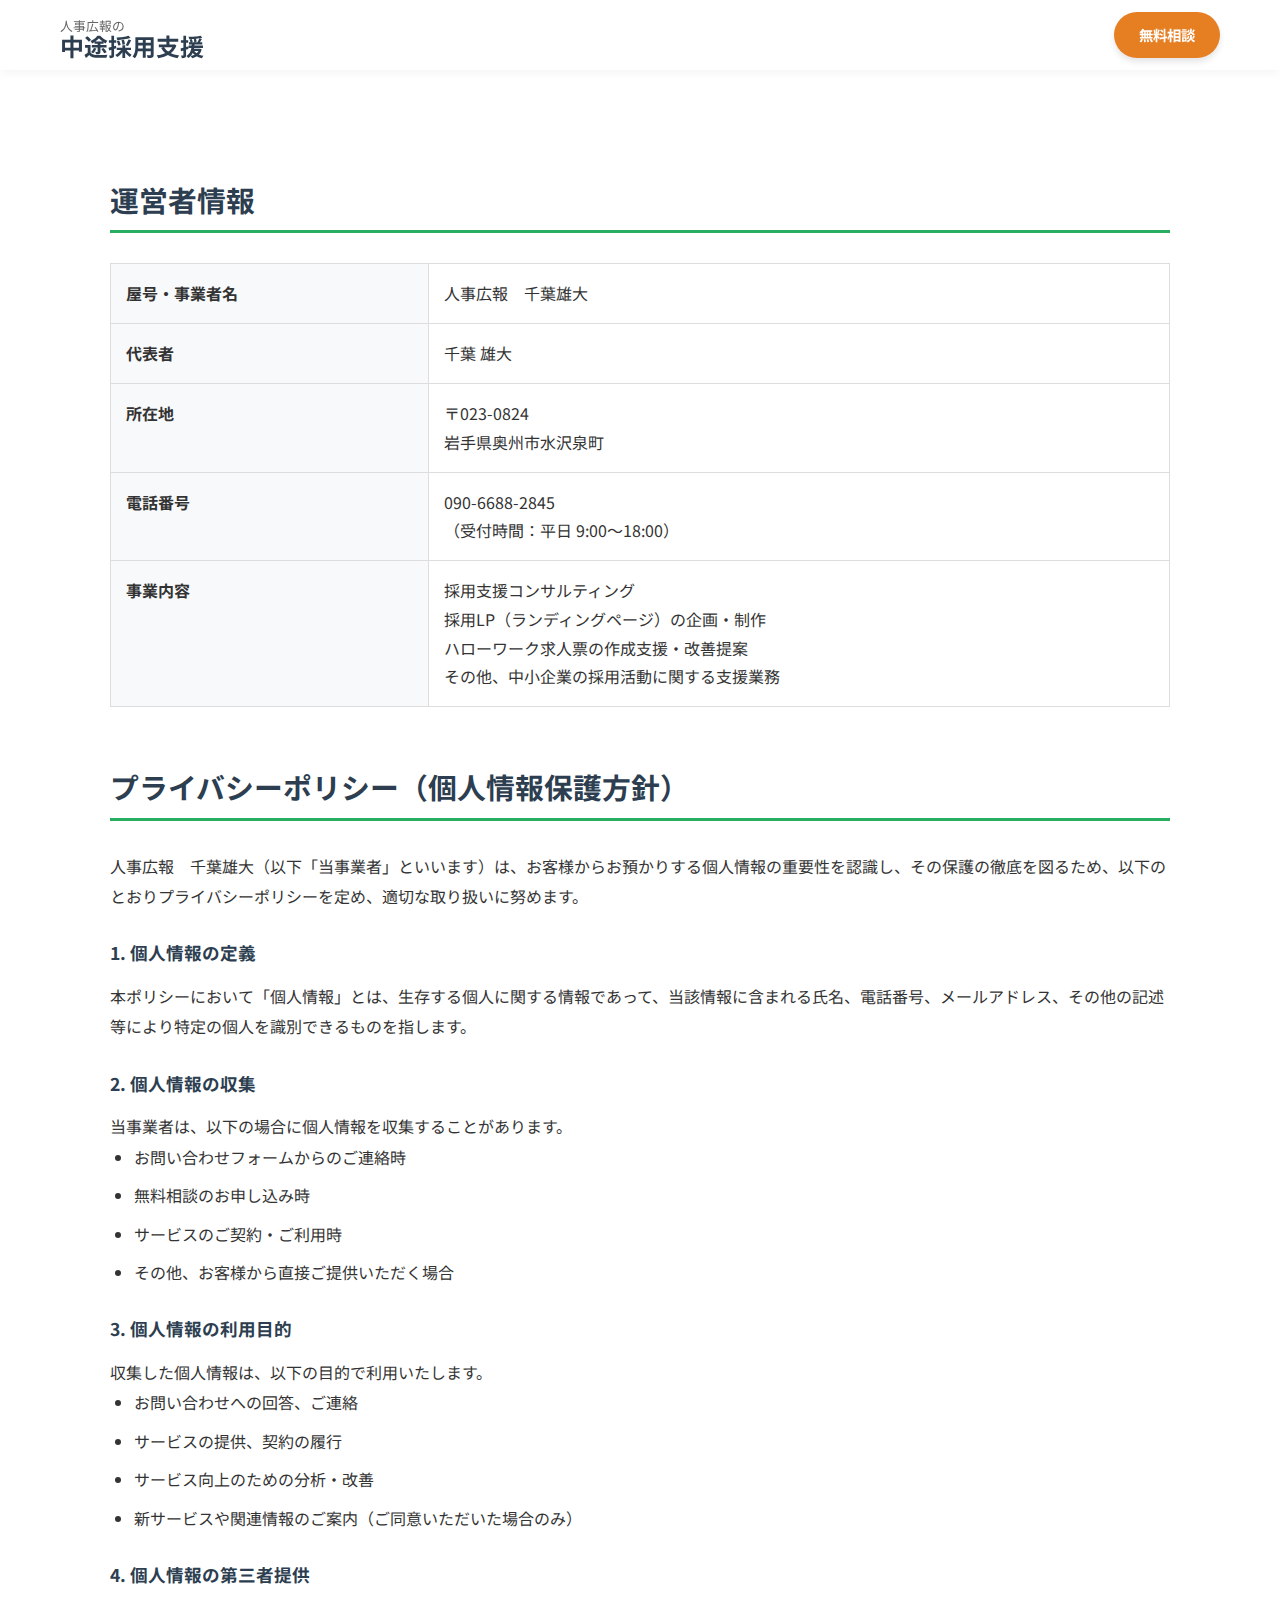
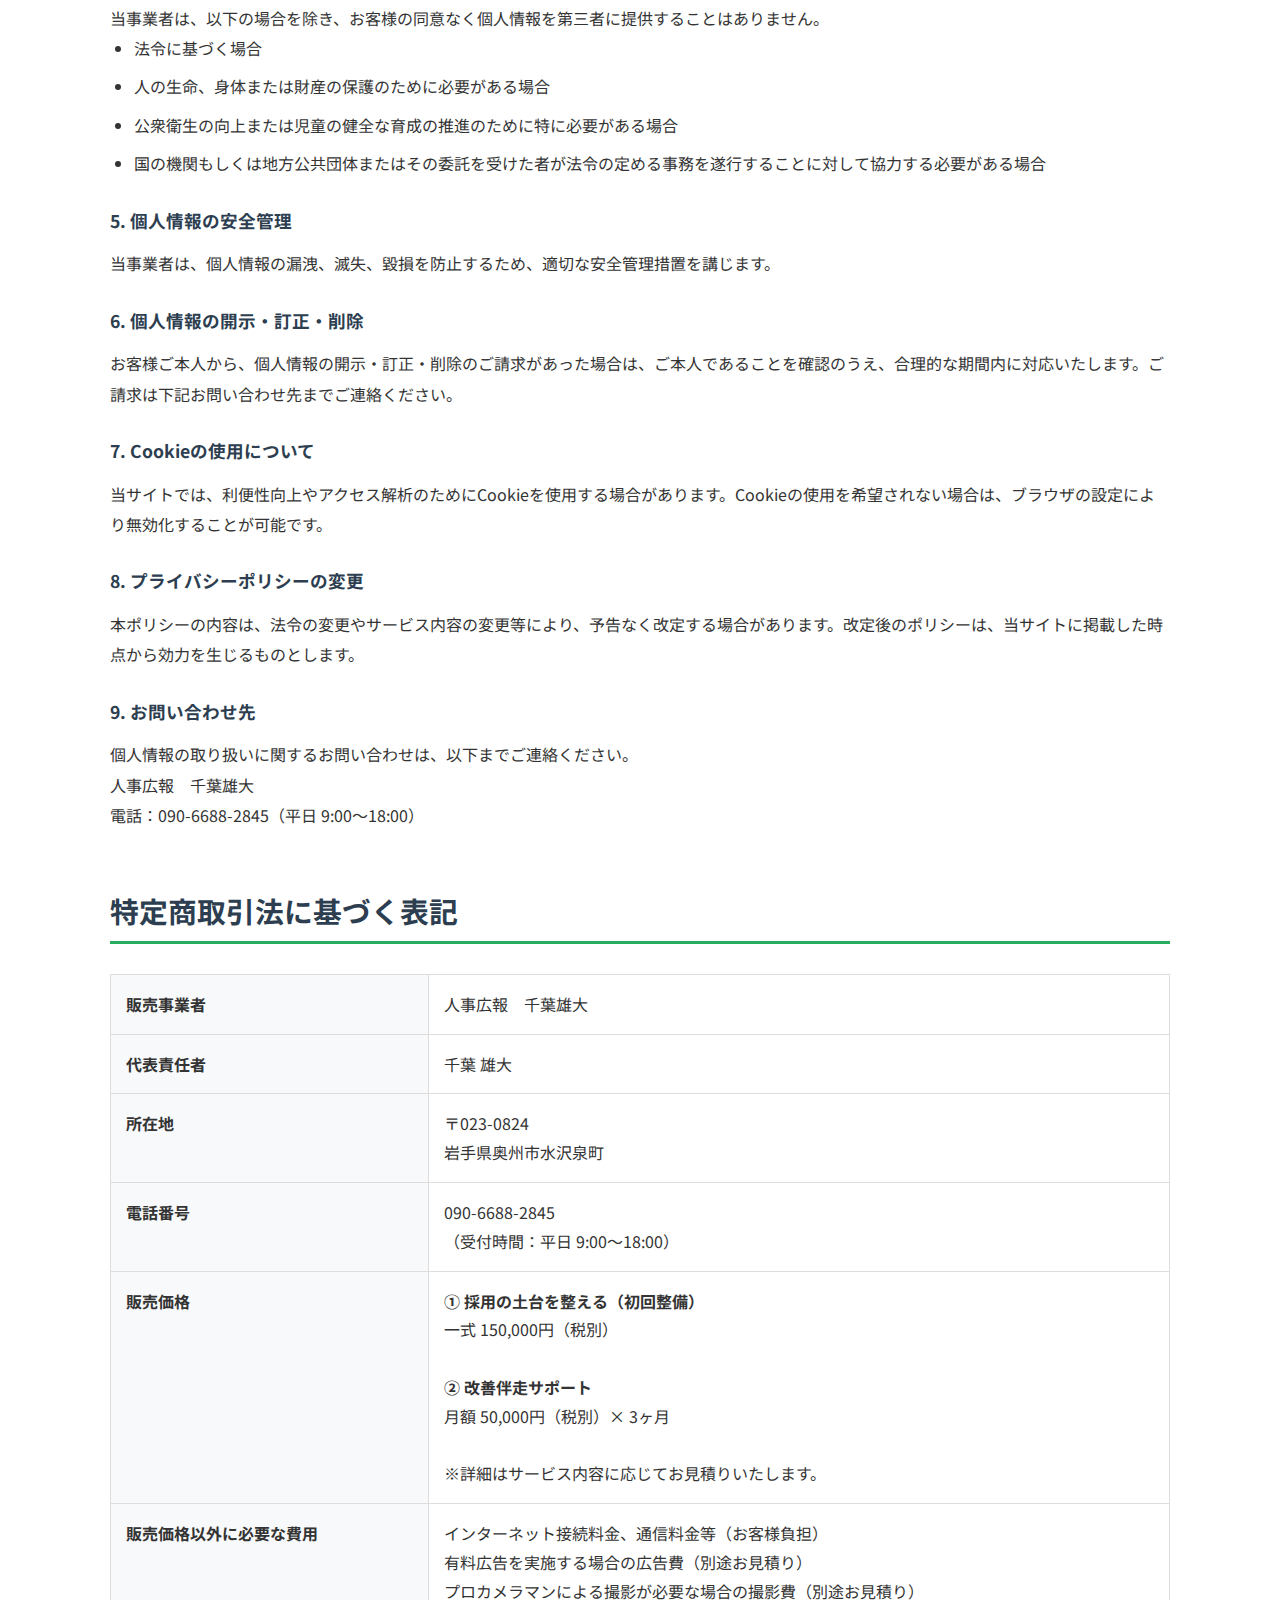
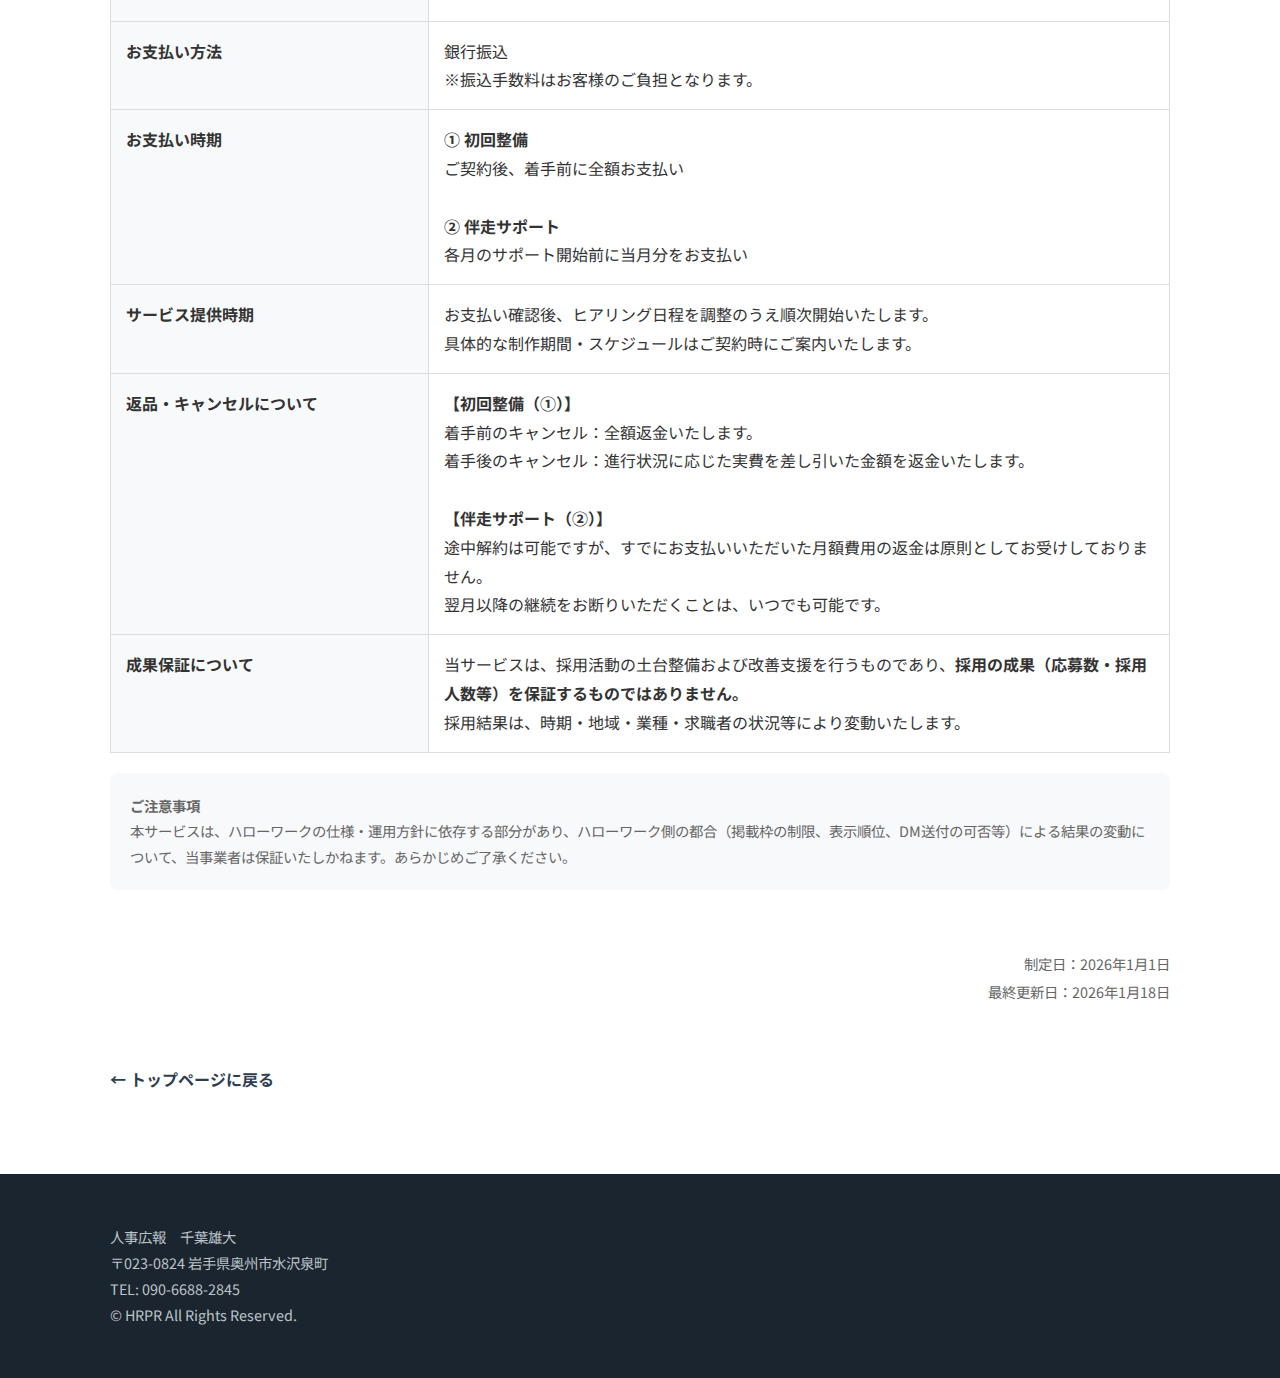
<file: legal.html>
<!DOCTYPE html>
<html lang="ja">
<head>
    <meta charset="UTF-8">
    <meta name="viewport" content="width=device-width, initial-scale=1.0">
    <title>運営者情報・プライバシーポリシー・特定商取引法に基づく表記｜人事広報の中途採用支援</title>
    <meta name="description" content="人事広報の運営者情報、プライバシーポリシー、特定商取引法に基づく表記についてご案内します。">
    <meta name="robots" content="noindex">

    <!-- Fonts -->
    <link rel="preconnect" href="https://fonts.googleapis.com">
    <link rel="preconnect" href="https://fonts.gstatic.com" crossorigin>
    <link href="https://fonts.googleapis.com/css2?family=Noto+Sans+JP:wght@400;500;700&display=swap" rel="stylesheet">

    <!-- CSS -->
    <link rel="stylesheet" href="style.css">
    <style>
        .legal-page {
            padding-top: calc(var(--header-height) + 40px);
            padding-bottom: 80px;
        }
        .legal-section {
            margin-bottom: 60px;
        }
        .legal-section:last-child {
            margin-bottom: 0;
        }
        .legal-title {
            font-size: 1.8rem;
            color: var(--color-primary);
            border-bottom: 3px solid var(--color-secondary);
            padding-bottom: 10px;
            margin-bottom: 30px;
        }
        .legal-table {
            width: 100%;
            border-collapse: collapse;
            margin-bottom: 20px;
        }
        .legal-table th,
        .legal-table td {
            padding: 15px;
            border: 1px solid #ddd;
            text-align: left;
            vertical-align: top;
        }
        .legal-table th {
            background-color: var(--color-bg-gray);
            width: 30%;
            font-weight: 700;
        }
        .legal-table td {
            background-color: white;
        }
        .legal-text {
            margin-bottom: 20px;
            line-height: 1.9;
        }
        .legal-text h4 {
            color: var(--color-primary);
            margin: 30px 0 15px;
            font-size: 1.1rem;
        }
        .legal-text ul {
            margin-left: 1.5em;
            margin-bottom: 15px;
        }
        .legal-text ul li {
            margin-bottom: 8px;
            list-style: disc;
        }
        .legal-note {
            background: var(--color-bg-gray);
            padding: 20px;
            border-radius: 8px;
            font-size: 0.9rem;
            color: #666;
        }
        .back-link {
            display: inline-block;
            margin-top: 40px;
            color: var(--color-primary);
            font-weight: 700;
        }
        .back-link:hover {
            text-decoration: underline;
        }
        @media (max-width: 768px) {
            .legal-table th,
            .legal-table td {
                display: block;
                width: 100%;
            }
            .legal-table th {
                border-bottom: none;
            }
            .legal-table tr {
                display: block;
                margin-bottom: 15px;
            }
        }
    </style>
</head>
<body>

    <!-- Simple Header -->
    <header class="header">
        <div class="header__inner">
            <h1 class="header__logo">
                <span>人事広報の</span>
                <a href="index.html">中途採用支援</a>
            </h1>
            <div class="header__cta">
                <a href="index.html#contact" class="btn btn--header">無料相談</a>
            </div>
        </div>
    </header>

    <main class="legal-page">
        <div class="container">

            <!-- 運営者情報 -->
            <section class="legal-section" id="company">
                <h2 class="legal-title">運営者情報</h2>
                <table class="legal-table">
                    <tr>
                        <th>屋号・事業者名</th>
                        <td>人事広報　千葉雄大</td>
                    </tr>
                    <tr>
                        <th>代表者</th>
                        <td>千葉 雄大</td>
                    </tr>
                    <tr>
                        <th>所在地</th>
                        <td>〒023-0824<br>
                        岩手県奥州市水沢泉町</td>
                    </tr>
                    <tr>
                        <th>電話番号</th>
                        <td>090-6688-2845<br>
                        （受付時間：平日 9:00〜18:00）</td>
                    </tr>
                    <tr>
                        <th>事業内容</th>
                        <td>
                            <ul>
                                <li>採用支援コンサルティング</li>
                                <li>採用LP（ランディングページ）の企画・制作</li>
                                <li>ハローワーク求人票の作成支援・改善提案</li>
                                <li>その他、中小企業の採用活動に関する支援業務</li>
                            </ul>
                        </td>
                    </tr>
                </table>
            </section>

            <!-- プライバシーポリシー -->
            <section class="legal-section" id="privacy">
                <h2 class="legal-title">プライバシーポリシー（個人情報保護方針）</h2>
                <div class="legal-text">
                    <p>人事広報　千葉雄大（以下「当事業者」といいます）は、お客様からお預かりする個人情報の重要性を認識し、その保護の徹底を図るため、以下のとおりプライバシーポリシーを定め、適切な取り扱いに努めます。</p>

                    <h4>1. 個人情報の定義</h4>
                    <p>本ポリシーにおいて「個人情報」とは、生存する個人に関する情報であって、当該情報に含まれる氏名、電話番号、メールアドレス、その他の記述等により特定の個人を識別できるものを指します。</p>

                    <h4>2. 個人情報の収集</h4>
                    <p>当事業者は、以下の場合に個人情報を収集することがあります。</p>
                    <ul>
                        <li>お問い合わせフォームからのご連絡時</li>
                        <li>無料相談のお申し込み時</li>
                        <li>サービスのご契約・ご利用時</li>
                        <li>その他、お客様から直接ご提供いただく場合</li>
                    </ul>

                    <h4>3. 個人情報の利用目的</h4>
                    <p>収集した個人情報は、以下の目的で利用いたします。</p>
                    <ul>
                        <li>お問い合わせへの回答、ご連絡</li>
                        <li>サービスの提供、契約の履行</li>
                        <li>サービス向上のための分析・改善</li>
                        <li>新サービスや関連情報のご案内（ご同意いただいた場合のみ）</li>
                    </ul>

                    <h4>4. 個人情報の第三者提供</h4>
                    <p>当事業者は、以下の場合を除き、お客様の同意なく個人情報を第三者に提供することはありません。</p>
                    <ul>
                        <li>法令に基づく場合</li>
                        <li>人の生命、身体または財産の保護のために必要がある場合</li>
                        <li>公衆衛生の向上または児童の健全な育成の推進のために特に必要がある場合</li>
                        <li>国の機関もしくは地方公共団体またはその委託を受けた者が法令の定める事務を遂行することに対して協力する必要がある場合</li>
                    </ul>

                    <h4>5. 個人情報の安全管理</h4>
                    <p>当事業者は、個人情報の漏洩、滅失、毀損を防止するため、適切な安全管理措置を講じます。</p>

                    <h4>6. 個人情報の開示・訂正・削除</h4>
                    <p>お客様ご本人から、個人情報の開示・訂正・削除のご請求があった場合は、ご本人であることを確認のうえ、合理的な期間内に対応いたします。ご請求は下記お問い合わせ先までご連絡ください。</p>

                    <h4>7. Cookieの使用について</h4>
                    <p>当サイトでは、利便性向上やアクセス解析のためにCookieを使用する場合があります。Cookieの使用を希望されない場合は、ブラウザの設定により無効化することが可能です。</p>

                    <h4>8. プライバシーポリシーの変更</h4>
                    <p>本ポリシーの内容は、法令の変更やサービス内容の変更等により、予告なく改定する場合があります。改定後のポリシーは、当サイトに掲載した時点から効力を生じるものとします。</p>

                    <h4>9. お問い合わせ先</h4>
                    <p>個人情報の取り扱いに関するお問い合わせは、以下までご連絡ください。</p>
                    <p>
                        人事広報　千葉雄大<br>
                        電話：090-6688-2845（平日 9:00〜18:00）
                    </p>
                </div>
            </section>

            <!-- 特定商取引法に基づく表記 -->
            <section class="legal-section" id="tokushoho">
                <h2 class="legal-title">特定商取引法に基づく表記</h2>
                <table class="legal-table">
                    <tr>
                        <th>販売事業者</th>
                        <td>人事広報　千葉雄大</td>
                    </tr>
                    <tr>
                        <th>代表責任者</th>
                        <td>千葉 雄大</td>
                    </tr>
                    <tr>
                        <th>所在地</th>
                        <td>〒023-0824<br>
                        岩手県奥州市水沢泉町</td>
                    </tr>
                    <tr>
                        <th>電話番号</th>
                        <td>090-6688-2845<br>
                        （受付時間：平日 9:00〜18:00）</td>
                    </tr>
                    <tr>
                        <th>販売価格</th>
                        <td>
                            <strong>① 採用の土台を整える（初回整備）</strong><br>
                            一式 150,000円（税別）<br><br>
                            <strong>② 改善伴走サポート</strong><br>
                            月額 50,000円（税別）× 3ヶ月<br><br>
                            ※詳細はサービス内容に応じてお見積りいたします。
                        </td>
                    </tr>
                    <tr>
                        <th>販売価格以外に必要な費用</th>
                        <td>
                            <ul>
                                <li>インターネット接続料金、通信料金等（お客様負担）</li>
                                <li>有料広告を実施する場合の広告費（別途お見積り）</li>
                                <li>プロカメラマンによる撮影が必要な場合の撮影費（別途お見積り）</li>
                            </ul>
                        </td>
                    </tr>
                    <tr>
                        <th>お支払い方法</th>
                        <td>銀行振込<br>
                        ※振込手数料はお客様のご負担となります。</td>
                    </tr>
                    <tr>
                        <th>お支払い時期</th>
                        <td>
                            <strong>① 初回整備</strong><br>
                            ご契約後、着手前に全額お支払い<br><br>
                            <strong>② 伴走サポート</strong><br>
                            各月のサポート開始前に当月分をお支払い
                        </td>
                    </tr>
                    <tr>
                        <th>サービス提供時期</th>
                        <td>お支払い確認後、ヒアリング日程を調整のうえ順次開始いたします。<br>
                        具体的な制作期間・スケジュールはご契約時にご案内いたします。</td>
                    </tr>
                    <tr>
                        <th>返品・キャンセルについて</th>
                        <td>
                            <strong>【初回整備（①）】</strong><br>
                            着手前のキャンセル：全額返金いたします。<br>
                            着手後のキャンセル：進行状況に応じた実費を差し引いた金額を返金いたします。<br><br>
                            <strong>【伴走サポート（②）】</strong><br>
                            途中解約は可能ですが、すでにお支払いいただいた月額費用の返金は原則としてお受けしておりません。<br>
                            翌月以降の継続をお断りいただくことは、いつでも可能です。
                        </td>
                    </tr>
                    <tr>
                        <th>成果保証について</th>
                        <td>
                            当サービスは、採用活動の土台整備および改善支援を行うものであり、<strong>採用の成果（応募数・採用人数等）を保証するものではありません。</strong><br>
                            採用結果は、時期・地域・業種・求職者の状況等により変動いたします。
                        </td>
                    </tr>
                </table>
                <div class="legal-note">
                    <p><strong>ご注意事項</strong></p>
                    <p>本サービスは、ハローワークの仕様・運用方針に依存する部分があり、ハローワーク側の都合（掲載枠の制限、表示順位、DM送付の可否等）による結果の変動について、当事業者は保証いたしかねます。あらかじめご了承ください。</p>
                </div>
            </section>

            <p class="legal-text" style="text-align: right; font-size: 0.9rem; color: #666;">
                制定日：2026年1月1日<br>
                最終更新日：2026年1月18日
            </p>

            <a href="index.html" class="back-link">&larr; トップページに戻る</a>

        </div>
    </main>

    <!-- Footer -->
    <footer class="footer" style="padding-bottom: 50px;">
        <div class="container">
            <div class="footer__info">
                <p class="footer__logo">人事広報　千葉雄大</p>
                <p>〒023-0824 岩手県奥州市水沢泉町<br>TEL: 090-6688-2845</p>
            </div>
            <p class="footer__copyright">&copy; HRPR All Rights Reserved.</p>
        </div>
    </footer>

</body>
</html>
</file>
<file: style.css>
:root {
    --color-primary: #2c3e50;
    /* Navy Blue - Trust */
    --color-secondary: #27ae60;
    /* Green - Growth/Safety */
    --color-accent: #e67e22;
    /* Orange - CTA */
    --color-bg-gray: #f8f9fa;
    --color-text: #333333;
    --color-white: #ffffff;
    --font-base: 'Noto Sans JP', sans-serif;
    --header-height: 70px;
}

/* Reset & Base */
* {
    box-sizing: border-box;
    margin: 0;
    padding: 0;
}

body {
    font-family: var(--font-base);
    color: var(--color-text);
    line-height: 1.8;
    font-size: 16px;
    background-color: var(--color-white);
    padding-top: var(--header-height);
    /* Prevent content from hiding behind fixed header */
}

a {
    text-decoration: none;
    color: inherit;
    transition: opacity 0.3s;
}

a:hover {
    opacity: 0.8;
}

ul {
    list-style: none;
}

img {
    max-width: 100%;
    height: auto;
    display: block;
}

/* Typography */
h1,
h2,
h3,
h4 {
    line-height: 1.4;
    font-weight: 700;
}

/* Layout Utilities */
.container {
    width: 100%;
    max-width: 1100px;
    margin: 0 auto;
    padding: 0 20px;
}

.container--narrow {
    max-width: 800px;
}

.section {
    padding: 80px 0;
}

.section--gray {
    background-color: var(--color-bg-gray);
}

.section--bg-accent {
    background-color: #e8f5e9;
    /* Light Green */
}

.section--bg-dark {
    background-color: var(--color-primary);
    color: var(--color-white);
}

.section__title {
    font-size: 2rem;
    text-align: center;
    margin-bottom: 20px;
    position: relative;
    padding-bottom: 15px;
}

.section__title::after {
    content: '';
    position: absolute;
    bottom: 0;
    left: 50%;
    transform: translateX(-50%);
    width: 60px;
    height: 3px;
    background-color: var(--color-secondary);
}

.section__desc {
    text-align: center;
    margin-bottom: 50px;
    font-size: 1.1rem;
}

.title--white::after {
    background-color: var(--color-white);
}

/* Buttons */
.btn {
    display: inline-block;
    padding: 15px 40px;
    border-radius: 50px;
    font-weight: 700;
    text-align: center;
    cursor: pointer;
    box-shadow: 0 4px 6px rgba(0, 0, 0, 0.1);
    transition: transform 0.2s, box-shadow 0.2s;
}

.btn:hover {
    transform: translateY(-2px);
    box-shadow: 0 6px 10px rgba(0, 0, 0, 0.15);
}

.btn--primary {
    background-color: var(--color-accent);
    color: var(--color-white);
    font-size: 1.2rem;
}

.btn--secondary {
    background-color: var(--color-white);
    color: var(--color-primary);
    border: 2px solid var(--color-primary);
}

.btn--full {
    width: 100%;
    max-width: 400px;
    display: block;
    margin: 0 auto;
}

/* Header */
.header {
    position: fixed;
    top: 0;
    left: 0;
    width: 100%;
    height: var(--header-height);
    background-color: rgba(255, 255, 255, 0.95);
    box-shadow: 0 2px 10px rgba(0, 0, 0, 0.05);
    z-index: 1000;
    display: flex;
    align-items: center;
    transition: background-color 0.3s;
}

.header__inner {
    width: 100%;
    max-width: 1200px;
    margin: 0 auto;
    padding: 0 20px;
    display: flex;
    justify-content: space-between;
    align-items: center;
}

.header__logo a {
    font-size: 1.5rem;
    font-weight: 700;
    color: var(--color-primary);
    display: block;
    line-height: 1;
}

.header__logo span {
    font-size: 0.8rem;
    font-weight: 400;
    color: #666;
    display: block;
    margin-top: 5px;
}

.header__nav ul {
    display: flex;
    gap: 30px;
}

.header__nav a {
    font-weight: 500;
    font-size: 0.95rem;
}

.header__cta .btn--header {
    padding: 10px 25px;
    font-size: 0.9rem;
    background-color: var(--color-accent);
    color: white;
}

.header__hamburger {
    display: none;
    flex-direction: column;
    justify-content: space-between;
    width: 30px;
    height: 20px;
    background: none;
    border: none;
    cursor: pointer;
    z-index: 1100;
}

.header__hamburger span {
    width: 100%;
    height: 2px;
    background-color: var(--color-primary);
    transition: all 0.3s;
}

/* Mobile Menu */
.mobile-menu {
    position: fixed;
    top: 0;
    right: -100%;
    width: 80%;
    height: 100vh;
    background-color: var(--color-white);
    z-index: 1050;
    transition: right 0.4s ease;
    padding-top: 80px;
    box-shadow: -5px 0 15px rgba(0, 0, 0, 0.1);
}

.mobile-menu.active {
    right: 0;
}

.mobile-menu ul {
    display: flex;
    flex-direction: column;
    padding: 20px;
}

.mobile-menu li {
    margin-bottom: 20px;
    border-bottom: 1px solid #eee;
    padding-bottom: 15px;
}

.btn--mobile-menu {
    background-color: var(--color-accent);
    color: white;
    display: block;
    width: 100%;
    padding: 15px;
    margin-top: 20px;
}

/* Hero Section (Parallax) */
.hero {
    position: relative;
    height: 80vh;
    min-height: 600px;
    display: flex;
    align-items: center;
    justify-content: center;
    text-align: center;
    color: var(--color-white);
    background-image: url('https://images.unsplash.com/photo-1497366216548-37526070297c?q=80&w=1600&auto=format&fit=crop');
    /* Office/Business vibe */
    background-attachment: fixed;
    background-position: center;
    background-size: cover;
    background-repeat: no-repeat;
    margin-top: calc(var(--header-height) * -1);
    /* Reset for transparent effect if needed, but keeping simple for sticking header */
    padding-top: var(--header-height);
}

.hero__overlay {
    position: absolute;
    top: 0;
    left: 0;
    width: 100%;
    height: 100%;
    background: rgba(44, 62, 80, 0.7);
    /* Dark Navy Overlay */
    z-index: 1;
}

.hero__content {
    position: relative;
    z-index: 2;
    padding: 0 20px;
    max-width: 800px;
    animation: fadeUp 1s ease-out;
}

.hero__sub {
    font-size: 1.2rem;
    font-weight: 500;
    margin-bottom: 15px;
    display: inline-block;
    padding: 5px 15px;
    background: rgba(255, 255, 255, 0.2);
    border-radius: 4px;
}

.hero__title {
    font-size: 2.5rem;
    /* Large for impact */
    margin-bottom: 30px;
    line-height: 1.5;
    text-shadow: 0 4px 10px rgba(0, 0, 0, 0.3);
}

.hero__text {
    font-size: 1.1rem;
    margin-bottom: 40px;
    line-height: 1.8;
}

.hero__note {
    display: block;
    font-size: 0.85rem;
    margin-top: 15px;
    opacity: 0.9;
}

.hero__actions {
    display: flex;
    gap: 20px;
    justify-content: center;
    flex-wrap: wrap;
    margin-bottom: 20px;
}

.btn--hero {
    min-width: 280px;
}

.hero__micro {
    font-size: 0.8rem;
    opacity: 0.8;
}

/* Problems */
.problems__list {
    display: flex;
    gap: 30px;
    justify-content: center;
    flex-wrap: wrap;
    margin-top: 50px;
}

.problem__item {
    background: var(--color-white);
    width: 300px;
    border-radius: 8px;
    overflow: hidden;
    box-shadow: 0 5px 15px rgba(0, 0, 0, 0.05);
    text-align: center;
}

.problem__item img {
    width: 100%;
    height: 200px;
    object-fit: cover;
}

.problem__item p {
    padding: 20px;
    font-weight: 500;
}

.problem__item strong {
    color: #c0392b;
    /* Alert red */
    font-size: 1.1em;
}

/* Why */
.why__content {
    display: flex;
    align-items: center;
    gap: 50px;
    margin-top: 40px;
}

.why__text {
    flex: 1;
}

.why__img {
    flex: 1;
}

.why__img img {
    border-radius: 10px;
    box-shadow: 10px 10px 0 var(--color-secondary);
}

.text-lead {
    font-size: 1.5rem;
    font-weight: 700;
    color: var(--color-primary);
    margin-bottom: 20px;
}

.why__box {
    background: #e8f5e9;
    padding: 20px;
    border-left: 5px solid var(--color-secondary);
    margin-top: 30px;
}

/* Service Plans */
.plan-card {
    background: var(--color-white);
    border: 1px solid #ddd;
    border-radius: 12px;
    overflow: hidden;
    max-width: 800px;
    margin: 0 auto 30px;
    box-shadow: 0 5px 15px rgba(0, 0, 0, 0.05);
    position: relative;
}

.plan-card__header {
    background: var(--color-primary);
    color: var(--color-white);
    padding: 30px 20px;
    text-align: center;
    position: relative;
}

.plan-card--secondary .plan-card__header {
    background: #34495e;
    /* slighly lighter */
}

.plan-card__label {
    position: absolute;
    top: 10px;
    left: 10px;
    background: var(--color-accent);
    color: white;
    padding: 5px 10px;
    border-radius: 4px;
    font-size: 0.8rem;
    font-weight: 700;
}

.plan-card__header h4 {
    font-size: 1.5rem;
    margin-bottom: 10px;
}

.plan-card__price {
    font-size: 2.5rem;
    font-weight: 700;
    line-height: 1;
}

.plan-card__price .tax,
.plan-card__price .duration {
    font-size: 1rem;
    font-weight: 400;
}

.plan-card__body {
    padding: 30px;
}

.plan-card__lead {
    text-align: center;
    font-weight: 700;
    margin-bottom: 30px;
    font-size: 1.1rem;
}

.plan-card__lists {
    display: flex;
    gap: 30px;
}

.list-group {
    flex: 1;
}

.list-title {
    font-weight: 700;
    margin-bottom: 10px;
    color: var(--color-secondary);
}

.list-group--exclude .list-title {
    color: #7f8c8d;
}

.list-group ul li {
    margin-bottom: 10px;
    padding-left: 1.5em;
    position: relative;
    font-size: 0.95rem;
}

.list-group ul li::before {
    content: '✔';
    position: absolute;
    left: 0;
    color: var(--color-secondary);
}

.list-group--exclude ul li::before {
    content: '×';
    color: #999;
}

.arrow-down {
    text-align: center;
    font-weight: 700;
    color: var(--color-primary);
    margin: 20px 0;
    font-size: 1.2rem;
}

.plan-card__note {
    font-size: 0.85rem;
    color: #666;
    text-align: center;
    margin-top: 20px;
}

.cta-section {
    text-align: center;
    margin-top: 50px;
}

/* Process */
.process__steps {
    display: flex;
    justify-content: space-between;
    gap: 20px;
    margin-top: 50px;
}

.step {
    flex: 1;
    position: relative;
    background: white;
    padding: 30px 20px;
    border-radius: 8px;
    border: 1px solid #eee;
}

.step__num {
    font-size: 3rem;
    font-weight: 700;
    color: #eee;
    position: absolute;
    top: 5px;
    right: 15px;
    line-height: 1;
}

.step h4 {
    margin-bottom: 15px;
    font-size: 1.1rem;
    position: relative;
    z-index: 1;
    color: var(--color-primary);
}

/* Price Box */
.price-box {
    max-width: 600px;
    margin: 0 auto;
    background: white;
    padding: 40px;
    border-radius: 10px;
    box-shadow: 0 5px 15px rgba(0, 0, 0, 0.05);
}

.price-box__row {
    display: flex;
    justify-content: space-between;
    align-items: center;
    margin-bottom: 10px;
    padding: 15px;
    background: #fdfdfd;
    border: 1px solid #eee;
}

.price-box__plus {
    text-align: center;
    font-size: 2rem;
    color: #aaa;
    margin: 5px 0;
}

.price-box__value {
    font-weight: 700;
    font-size: 1.2rem;
}

.price-box__total {
    margin-top: 20px;
    padding-top: 20px;
    border-top: 2px solid var(--color-primary);
    text-align: right;
    font-size: 1.5rem;
    color: #c0392b;
    /* Price red */
    font-weight: 700;
}

/* FAQ */
.faq__list {
    max-width: 800px;
    margin: 0 auto;
}

.faq__item {
    margin-bottom: 20px;
    border: 1px solid #ddd;
    border-radius: 8px;
    background: white;
}

.faq__q {
    padding: 20px;
    font-weight: 700;
    cursor: pointer;
    position: relative;
    padding-right: 40px;
    background: #f9f9f9;
}

.faq__q::after {
    content: '+';
    position: absolute;
    right: 20px;
    top: 50%;
    transform: translateY(-50%);
    font-size: 1.5rem;
    color: var(--color-primary);
}

.faq__a {
    padding: 0 20px;
    max-height: 0;
    overflow: hidden;
    transition: max-height 0.3s ease, padding 0.3s ease;
    background: white;
}

.faq__item.active .faq__q::after {
    content: '-';
}

.faq__item.active .faq__a {
    padding: 20px;
    max-height: 400px;
    /* Adjusted for longer FAQ answers */
}

/* Profile */
.profile {
    display: flex;
    align-items: flex-start;
    gap: 40px;
    max-width: 800px;
    margin: 40px auto 0;
}

.profile__img {
    flex-shrink: 0;
    width: 200px;
}

.profile__img img {
    width: 100%;
    border-radius: 10px;
    box-shadow: 0 5px 15px rgba(0, 0, 0, 0.1);
}

.profile__content {
    flex: 1;
}

.profile__name {
    font-size: 1.5rem;
    font-weight: 700;
    color: var(--color-primary);
    margin-bottom: 20px;
}

.profile__text {
    margin-bottom: 15px;
    line-height: 1.8;
}

.profile__list {
    margin: 10px 0 15px 20px;
}

.profile__list li {
    margin-bottom: 8px;
    padding-left: 1.2em;
    position: relative;
}

.profile__list li::before {
    content: '・';
    position: absolute;
    left: 0;
    color: var(--color-secondary);
}

@media (max-width: 768px) {
    .profile {
        flex-direction: column;
        align-items: center;
        text-align: center;
    }

    .profile__img {
        width: 150px;
    }

    .profile__list {
        text-align: left;
    }
}

/* Contact Form */
.contact-form {
    background: white;
    padding: 40px;
    border-radius: 10px;
    margin-top: 30px;
    color: var(--color-text);
}

.form-group {
    margin-bottom: 20px;
}

.form-group label {
    display: block;
    margin-bottom: 8px;
    font-weight: 700;
}

.required {
    color: #e74c3c;
    font-size: 0.8rem;
    margin-left: 5px;
}

.form-group input,
.form-group textarea,
.form-group select {
    width: 100%;
    padding: 12px;
    border: 1px solid #ccc;
    border-radius: 5px;
    font-size: 1rem;
    font-family: inherit;
}

.form-group textarea {
    resize: vertical;
}

.contact-lead {
    text-align: center;
    margin-bottom: 30px;
    line-height: 2;
}

.contact-methods {
    text-align: center;
    margin-bottom: 30px;
}

.tel-number {
    font-size: 2rem;
    font-weight: 700;
    color: var(--color-accent);
}

.submit-note {
    text-align: center;
    font-size: 0.85rem;
    margin-top: 15px;
    color: #666;
}

/* Footer & Tools */
.footer {
    background: #1a252f;
    color: #bdc3c7;
    padding: 50px 0 100px;
    /* Extra padding for sticky footer */
    font-size: 0.9rem;
}

.footer__links {
    display: flex;
    gap: 20px;
    margin: 20px 0;
}

.sticky-footer {
    position: fixed;
    bottom: 0;
    left: 0;
    width: 100%;
    background: white;
    display: flex;
    z-index: 1000;
    box-shadow: 0 -2px 10px rgba(0, 0, 0, 0.1);
    display: none;
    /* Hidden on desktop */
}

.sticky-footer__btn {
    flex: 1;
    padding: 15px;
    text-align: center;
    font-weight: 700;
    color: white;
}

.sticky-footer__btn--tel {
    background: var(--color-secondary);
}

.sticky-footer__btn--mail {
    background: var(--color-accent);
}

.back-to-top {
    position: fixed;
    bottom: 20px;
    right: 20px;
    width: 50px;
    height: 50px;
    background: var(--color-primary);
    color: white;
    border-radius: 50%;
    display: flex;
    align-items: center;
    justify-content: center;
    text-decoration: none;
    opacity: 0;
    pointer-events: none;
    transition: opacity 0.3s;
    z-index: 900;
}

.back-to-top.visible {
    opacity: 1;
    pointer-events: auto;
}

/* Animations */
@keyframes fadeUp {
    from {
        opacity: 0;
        transform: translateY(20px);
    }

    to {
        opacity: 1;
        transform: translateY(0);
    }
}

/* Hero Benefit Box */
.hero__benefit {
    background: rgba(255, 255, 255, 0.15);
    border: 2px solid rgba(255, 255, 255, 0.4);
    border-radius: 10px;
    padding: 20px 30px;
    margin-bottom: 30px;
    display: inline-block;
}

.hero__benefit p {
    font-size: 1.1rem;
    line-height: 1.8;
}

/* Approach Section */
.approach__list {
    max-width: 800px;
    margin: 0 auto;
}

.approach__item {
    display: flex;
    gap: 25px;
    margin-bottom: 40px;
    background: white;
    padding: 30px;
    border-radius: 10px;
    box-shadow: 0 5px 15px rgba(0, 0, 0, 0.05);
}

.approach__num {
    flex-shrink: 0;
    width: 50px;
    height: 50px;
    background: var(--color-secondary);
    color: white;
    border-radius: 50%;
    display: flex;
    align-items: center;
    justify-content: center;
    font-size: 1.5rem;
    font-weight: 700;
}

.approach__content h4 {
    font-size: 1.2rem;
    color: var(--color-primary);
    margin-bottom: 15px;
}

.approach__content p {
    margin-bottom: 10px;
    line-height: 1.8;
}

/* CTA Box (in Approach Section) */
.cta-box {
    background: var(--color-primary);
    color: white;
    text-align: center;
    padding: 40px;
    border-radius: 10px;
    margin-top: 50px;
}

.cta-box__title {
    font-size: 1.4rem;
    font-weight: 700;
    margin-bottom: 15px;
}

.cta-box__text {
    margin-bottom: 25px;
    opacity: 0.9;
}

/* CTA Section Benefit */
.cta-section__benefit {
    color: var(--color-secondary);
    font-weight: 500;
    margin: 10px 0 20px;
}

/* Contact Benefit & Reassurance */
.contact-benefit,
.contact-reassurance {
    background: rgba(255, 255, 255, 0.1);
    border-radius: 10px;
    padding: 25px 30px;
    margin-bottom: 25px;
    text-align: left;
}

.contact-benefit {
    border: 2px solid var(--color-accent);
}

.contact-reassurance {
    border: 2px solid var(--color-secondary);
}

.contact-benefit__title,
.contact-reassurance__title {
    font-size: 1.1rem;
    font-weight: 700;
    margin-bottom: 15px;
    display: flex;
    align-items: center;
    gap: 10px;
}

.contact-benefit__title {
    color: var(--color-accent);
}

.contact-reassurance__title {
    color: var(--color-secondary);
}

.contact-benefit__list,
.contact-reassurance__list {
    margin: 0;
    padding: 0;
}

.contact-benefit__list li,
.contact-reassurance__list li {
    margin-bottom: 10px;
    padding-left: 1.5em;
    position: relative;
    list-style: none;
}

.contact-benefit__list li::before {
    content: '✓';
    position: absolute;
    left: 0;
    color: var(--color-accent);
    font-weight: bold;
}

.contact-reassurance__list li::before {
    content: '✓';
    position: absolute;
    left: 0;
    color: var(--color-secondary);
    font-weight: bold;
}

/* Responsive */
@media (max-width: 768px) {

    .header__nav,
    .header__cta {
        display: none;
    }

    .header__hamburger {
        display: flex;
    }

    .hero__title {
        font-size: 1.8rem;
    }

    .why__content {
        flex-direction: column-reverse;
        /* Text first on mobile? No, Img then text usually, or text then img. Let's keep structure but stack */
        flex-direction: column;
    }

    .plan-card__lists {
        flex-direction: column;
    }

    .process__steps {
        flex-direction: column;
    }

    .sticky-footer {
        display: flex;
    }

    .back-to-top {
        bottom: 80px;
        /* Above sticky footer */
    }

    .approach__item {
        flex-direction: column;
        text-align: center;
    }

    .approach__num {
        margin: 0 auto 15px;
    }

    .hero__benefit {
        padding: 15px 20px;
    }

    .hero__benefit p {
        font-size: 1rem;
    }

    .cta-box {
        padding: 30px 20px;
    }

    .contact-benefit,
    .contact-reassurance {
        padding: 20px;
    }
}
</file>
